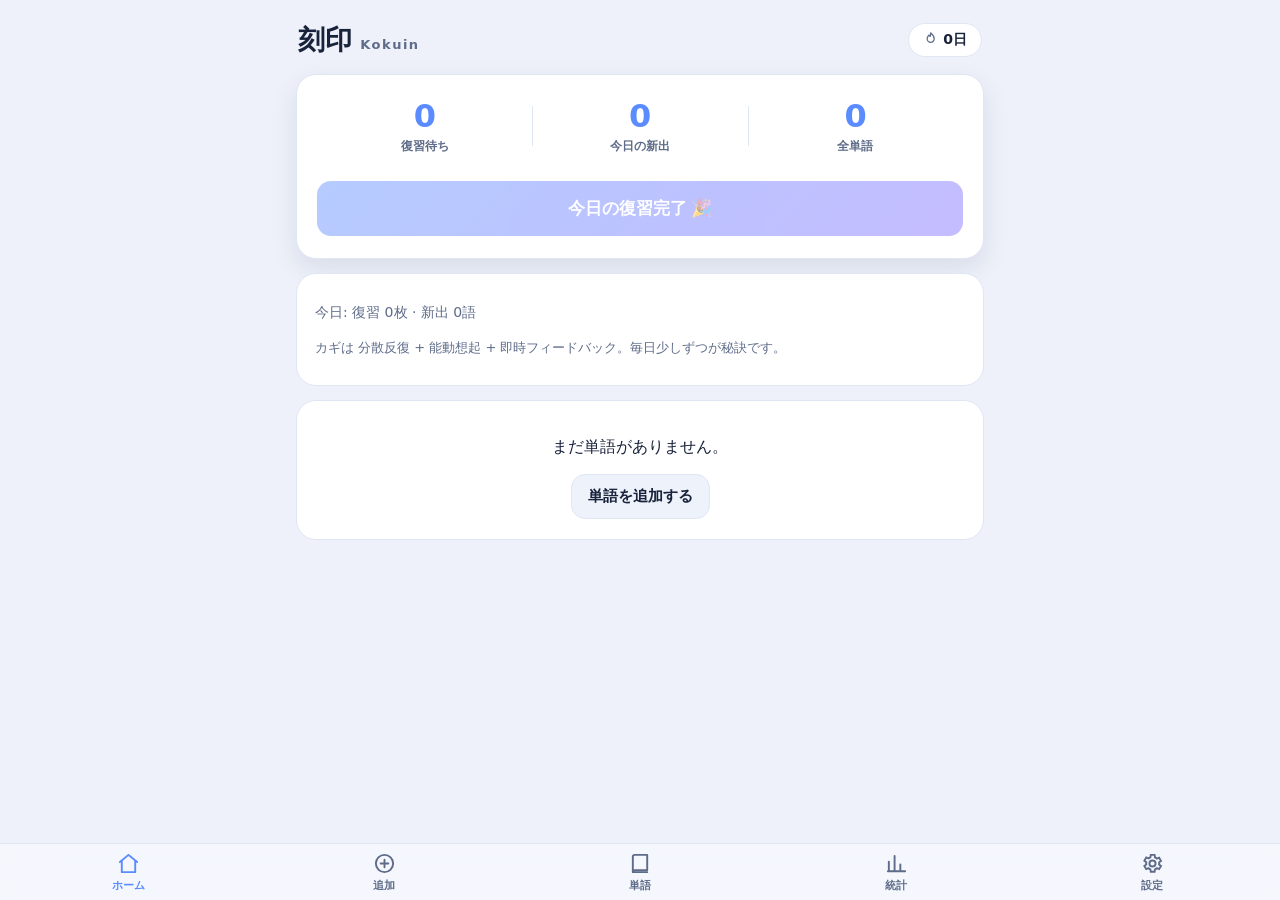
<file: index.html>
<!doctype html>
<html lang="ja">
<head>
  <meta charset="utf-8">
  <meta http-equiv="Content-Security-Policy" content="default-src 'self'; script-src 'self'; style-src 'self' 'unsafe-inline'; img-src 'self' data: https:; media-src 'self' https: blob:; connect-src 'self' https://api.mymemory.translated.net https://translate.googleapis.com; font-src 'self'; manifest-src 'self'; worker-src 'self'; base-uri 'none'; form-action 'none'; object-src 'none'">
  <meta name="referrer" content="strict-origin-when-cross-origin">
  <meta name="viewport" content="width=device-width, initial-scale=1, viewport-fit=cover, maximum-scale=1, user-scalable=no">
  <meta name="color-scheme" content="dark light">
  <meta name="theme-color" content="#0b1018">
  <title>刻印 · Kokuin</title>
  <link rel="manifest" href="./manifest.webmanifest">
  <link rel="icon" type="image/png" sizes="32x32" href="./icons/favicon-32.png">
  <link rel="icon" type="image/png" sizes="192x192" href="./icons/icon-192.png">
  <link rel="apple-touch-icon" href="./icons/icon-180.png">
  <meta name="apple-mobile-web-app-capable" content="yes">
  <meta name="apple-mobile-web-app-status-bar-style" content="black-translucent">
  <meta name="apple-mobile-web-app-title" content="刻印">
  <link rel="stylesheet" href="./styles.css">
</head>
<body>
  <main id="app"></main>
  <nav id="tabbar"></nav>
  <script type="module" src="./js/app.js"></script>
</body>
</html>
</file>
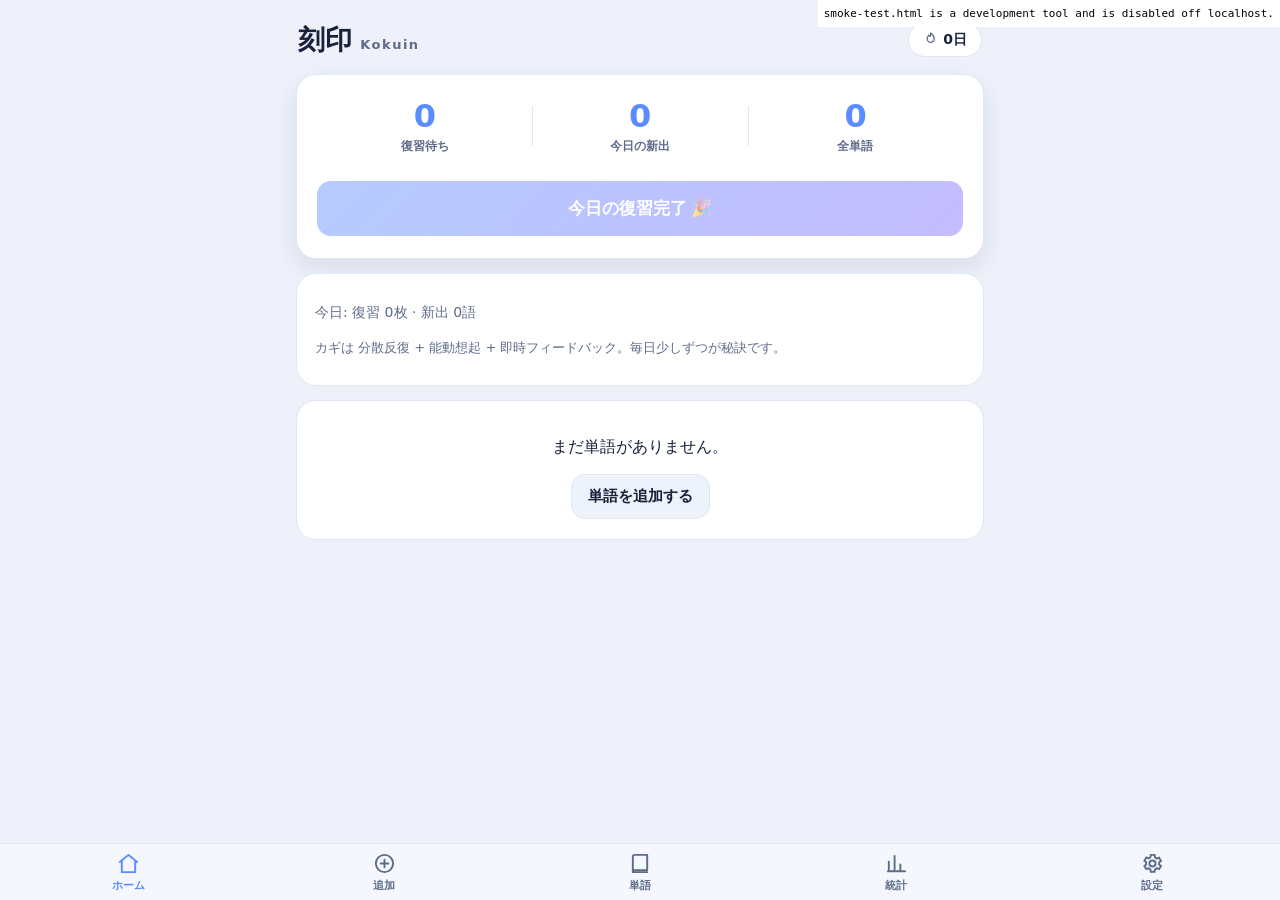
<file: smoke-test.html>
<!doctype html>
<!-- e2e smoke test, localhost only. Results go to #test-log. -->
<html lang="ja">
<head>
  <meta charset="utf-8">
  <meta name="viewport" content="width=device-width, initial-scale=1">
  <title>SMOKE-RUNNING</title>
  <link rel="stylesheet" href="./styles.css">
</head>
<body>
  <main id="app"></main>
  <nav id="tabbar"></nav>
  <div id="test-log" style="position:fixed;top:0;right:0;max-width:50%;background:#fff;color:#000;font:11px/1.4 monospace;z-index:999;padding:6px;white-space:pre-wrap"></div>
  <script type="module" src="./js/app.js"></script>
  <script type="module">
    const log = [];
    const logEl = document.getElementById('test-log');
    window.addEventListener('error', (e) => { log.push(`JSERROR ${e.message} @ ${e.filename}:${e.lineno}`); });
    window.addEventListener('unhandledrejection', (e) => { log.push(`REJECTION ${e.reason}`); });
    function report(name, ok, extra = '') {
      log.push(`${ok ? 'PASS' : 'FAIL'} ${name}${extra ? ' — ' + extra : ''}`);
      logEl.textContent = log.join('\n');
      document.title = log.some((l) => l.startsWith('FAIL')) ? 'SMOKE-FAIL' : 'SMOKE-OK';
    }
    const sleep = (ms) => new Promise((r) => setTimeout(r, ms));
    async function until(fn, ms = 10000) {
      const t0 = performance.now();
      while (performance.now() - t0 < ms) {
        try { const v = fn(); if (v) return v; } catch { /* retry */ }
        await sleep(50);
      }
      throw new Error('timeout: ' + fn.toString().slice(0, 80));
    }
    const $ = (s) => document.querySelector(s);
    const click = (s) => { const e = typeof s === 'string' ? $(s) : s; if (!e) throw new Error('no el ' + s); e.click(); };
    // check #app only (body would include this script's own text)
    const bodyHas = (t) => document.getElementById('app').textContent.includes(t);

    // writes to the real IndexedDB, so only run it on localhost
    const DEV_HOSTS = ['localhost', '127.0.0.1', '::1', '[::1]', ''];
    if (!DEV_HOSTS.includes(location.hostname)) {
      document.title = 'SMOKE-SKIP';
      logEl.textContent = 'smoke-test.html is a development tool and is disabled off localhost.';
    } else (async () => {
      try {
        // 1. home renders on a fresh DB
        await until(() => $('#start'));
        report('home renders', true);

        // 2. deck library: open list, open "topik1", add first 50
        click('#tabbar [data-nav="add"]');
        await until(() => $('.seg-btn[data-mode="lib"]'));
        click('.seg-btn[data-mode="lib"]');
        await until(() => $('.lib-list li'));
        report('lib index loads', document.querySelectorAll('.lib-list li').length >= 5,
          `decks=${document.querySelectorAll('.lib-list li').length}`);
        click('.lib-list li[data-id="topik1"]');
        await until(() => $('#lib-add-50'));
        click('#lib-add-50');
        await until(() => $('.lib-preview li.have'));
        report('lib add 50 + refresh marks', document.querySelectorAll('.lib-preview li.have').length === 50,
          `have=${document.querySelectorAll('.lib-preview li.have').length}`);

        // 3. home shows 50 total words
        click('#tabbar [data-nav="home"]');
        await until(() => $('.hero-stats'));
        const total = $('.hero-stats div:nth-child(3) b').textContent;
        report('bulk import persisted', total === '50', `total=${total}`);

        // 4. cram: all words, recall only, answer everything correct
        await until(() => $('#cram-open'));
        click('#cram-open');
        await until(() => $('#cram-start'));
        $('#cram-scope').value = 'all';
        $('#cram-dir').value = 'recall';
        click('#cram-start');
        for (let i = 0; i < 50; i++) {
          await until(() => $('#reveal'));
          click('#reveal');
          await until(() => $('.grade-row.cram .grade.good'));
          click($('.grade-row.cram .grade.good'));
        }
        await until(() => bodyHas('復習モード完了'));
        report('cram 50/50 all-correct', bodyHas('一発正解 50枚') && bodyHas('全部正解しました'));
        click('#done-home');

        // 5. cram wrong-requeue: mark one wrong, finish, expect missed list of 1
        await until(() => $('#cram-open'));
        click('#cram-open');
        await until(() => $('#cram-start'));
        $('#cram-scope').value = 'today';
        $('#cram-dir').value = 'recall';
        click('#cram-start');
        await until(() => $('#reveal')); click('#reveal');
        await until(() => $('.grade-row.cram .grade.again'));
        click($('.grade-row.cram .grade.again'));
        for (let i = 0; i < 60 && !bodyHas('復習モード完了'); i++) {
          await until(() => $('#reveal') || bodyHas('復習モード完了'));
          if (bodyHas('復習モード完了')) break;
          click('#reveal');
          await until(() => $('.grade-row.cram .grade.good'));
          click($('.grade-row.cram .grade.good'));
        }
        report('cram wrong-requeue finishes', bodyHas('復習モード完了') && bodyHas('間違えた単語 1個'));
        click('#done-home');

        // 6. FSRS untouched by cram: daily queue = 15 new words × 2 cards
        await until(() => $('#start'));
        const startTxt = $('#start').textContent.trim();
        report('daily queue intact after cram', /復習開始 \(30枚\)/.test(startTxt), startTxt);

        // 7. real review still works and persists one grade
        click('#start');
        await until(() => $('#reveal')); click('#reveal');
        await until(() => $('.grade-row .grade.good:not(:disabled)'));
        click($('.grade-row .grade.good'));
        await until(() => $('#rev-exit'));
        click('#rev-exit');
        await until(() => $('.hero-stats'));
        report('daily review grade persists', bodyHas('復習 1枚'));

        // 8. produce card (handwriting) renders pad + reveal shows answer & katakana reading
        await until(() => $('#cram-open'));
        click('#cram-open');
        await until(() => $('#cram-start'));
        $('#cram-scope').value = 'all';
        $('#cram-dir').value = 'produce';
        click('#cram-start');
        await until(() => $('#pad') || $('#check'));
        report('produce attempt renders handwriting pad', !!$('#pad') && bodyHas('韓国語で書く'),
          `pad=${!!$('#pad')}`);
        click('#check'); // empty pad → wrong → reveal
        await until(() => $('.answer.big-term'));
        const hasReading = !!$('.review .ipa') && /[ァ-ヶー]/.test($('.review .ipa').textContent);
        report('produce reveal shows answer + katakana', !!$('.answer.big-term') && hasReading,
          `reading=${$('.review .ipa') ? $('.review .ipa').textContent : 'none'}`);
        click('#rev-exit');
        await until(() => $('.hero-stats'));
        report('back to home after produce', !!$('#start'));

        // 9. practice setup lists all 3 drills
        await until(() => $('#practice-open')); click('#practice-open');
        await until(() => $('#p-drill'));
        report('practice setup', $('#p-drill').options.length === 3);

        // 10. shadow drill runs to completion (no grading)
        $('#p-drill').value = 'shadow'; $('#p-scope').value = 'all';
        click('#p-start');
        for (let i = 0; i < 120 && !bodyHas('練習完了'); i++) {
          await until(() => $('#p-next') || bodyHas('練習完了'));
          if (bodyHas('練習完了')) break;
          click('#p-next');
        }
        report('shadow drill finishes', bodyHas('練習完了') && bodyHas('繰り返しました'));
        click('#done-home');

        // 11. dictation drill: answer-unknown path → all wrong, missed list + 0 correct
        await until(() => $('#practice-open')); click('#practice-open');
        await until(() => $('#p-drill'));
        $('#p-drill').value = 'dictation'; $('#p-scope').value = 'all';
        click('#p-start');
        for (let i = 0; i < 200 && !bodyHas('練習完了'); i++) {
          await until(() => $('#p-dont') || bodyHas('練習完了'));
          if (bodyHas('練習完了')) break;
          click('#p-dont');
          await until(() => $('#p-next')); click('#p-next');
        }
        report('dictation drill finishes', bodyHas('練習完了') && bodyHas('正解 0個') && bodyHas('間違えた単語'));
        click('#done-home');

        // 12. speak drill: exiting while the mic is pending must not crash
        await until(() => $('#practice-open')); click('#practice-open');
        await until(() => $('#p-drill'));
        $('#p-drill').value = 'speak'; $('#p-scope').value = 'all';
        click('#p-start');
        await until(() => $('#p-mic') || $('#p-reveal'));
        if ($('#p-mic')) { click('#p-mic'); }              // start (or attempt) recognition
        await until(() => $('#rev-exit')); click('#rev-exit'); // exit while it may be pending
        await until(() => $('#start'));
        await sleep(300); // give any late/aborted mic promise time to settle
        report('speak mic+exit no crash', !log.some((l) => l.startsWith('JSERROR') || l.startsWith('REJECTION')));

        // re-enter and complete via reveal + self-grade
        await until(() => $('#practice-open')); click('#practice-open');
        await until(() => $('#p-drill'));
        $('#p-drill').value = 'speak'; $('#p-scope').value = 'all';
        click('#p-start');
        for (let i = 0; i < 200 && !bodyHas('練習完了'); i++) {
          await until(() => $('#p-reveal') || bodyHas('練習完了'));
          if (bodyHas('練習完了')) break;
          click('#p-reveal');
          await until(() => $('#p-yes')); click('#p-yes');
        }
        report('speak drill finishes', bodyHas('練習完了') && bodyHas('正解'), $('#p-mic') ? 'mic-available' : 'no-mic');
        click('#done-home');

        // 13. FSRS still intact after all practice (no DB writes)
        await until(() => $('#start'));
        report('practice left FSRS untouched', /復習開始 \(\d+枚\)/.test($('#start').textContent));
      } catch (e) {
        report('EXCEPTION', false, String(e && e.stack || e).slice(0, 300));
      }
      log.push('SMOKE-DONE');
      logEl.textContent = log.join('\n');
      try { await fetch('/smoke-report', { method: 'POST', body: log.join('\n') }); } catch { /* file:// runs */ }
    })();
  </script>
</body>
</html>
</file>
<file: styles.css>
/* ============ design tokens ============ */
:root {
  --bg: #0b1018; --bg2: #0e1523; --card: #151e30; --card2: #1d2942;
  --ink: #edf2fc; --muted: #8fa0bf; --line: #25334f;
  --brand: #5b8cff; --brand2: #7c6bff;
  --ok: #34c98e; --warn: #f0b341; --no: #f06b7c; --hard: #e89a4a; --easy: #45b6e0;
  --shadow: 0 10px 30px rgba(0, 0, 0, .35);
  --tabbar-bg: rgba(11, 16, 24, .88); --toast-bg: #e9eefb; --toast-ink: #131a2a;
  --chip-bg: #1d2942;
  --pad-bg: #f7f9ff; --pad-line: #dfe7fb;
  --r: 20px; --r-sm: 14px;
  --safe-b: env(safe-area-inset-bottom, 0px); --safe-t: env(safe-area-inset-top, 0px);
  color-scheme: dark;
}
@media (prefers-color-scheme: light) {
  :root {
    --bg: #eef1f9; --bg2: #f6f8fd; --card: #ffffff; --card2: #eef2fb;
    --ink: #18223a; --muted: #5e6c89; --line: #dfe6f4;
    --shadow: 0 10px 26px rgba(34, 51, 99, .10);
    --tabbar-bg: rgba(246, 248, 253, .9); --toast-bg: #232b40; --toast-ink: #ffffff;
    --chip-bg: #eef2fb;
    color-scheme: light;
  }
}
html[data-theme="dark"] {
  --tabbar-bg: rgba(11, 16, 24, .88); --toast-bg: #e9eefb; --toast-ink: #131a2a;
  --bg: #0b1018; --bg2: #0e1523; --card: #151e30; --card2: #1d2942;
  --ink: #edf2fc; --muted: #8fa0bf; --line: #25334f;
  --shadow: 0 10px 30px rgba(0, 0, 0, .35);
  --chip-bg: #1d2942;
  color-scheme: dark;
}
html[data-theme="light"] {
  --tabbar-bg: rgba(246, 248, 253, .9); --toast-bg: #232b40; --toast-ink: #ffffff;
  --bg: #eef1f9; --bg2: #f6f8fd; --card: #ffffff; --card2: #eef2fb;
  --ink: #18223a; --muted: #5e6c89; --line: #dfe6f4;
  --shadow: 0 10px 26px rgba(34, 51, 99, .10);
  --chip-bg: #eef2fb;
  color-scheme: light;
}

/* ============ base ============ */
* { box-sizing: border-box; -webkit-tap-highlight-color: transparent; }
html, body { margin: 0; height: 100%; }
body {
  /* Japanese UI, Korean content: fonts for both */
  font-family: -apple-system, BlinkMacSystemFont, "Hiragino Sans", "Hiragino Kaku Gothic ProN", "Apple SD Gothic Neo", "Noto Sans JP", "Noto Sans KR", system-ui, sans-serif;
  background: var(--bg); color: var(--ink);
  -webkit-font-smoothing: antialiased; overscroll-behavior-y: none;
  transition: background .25s, color .25s;
}
#app { max-width: 720px; margin: 0 auto; padding: calc(14px + var(--safe-t)) 16px calc(96px + var(--safe-b) + 44px); min-height: 100%; }

/* inline icons */
.ic {
  width: 1.1em; height: 1.1em; display: inline-block; vertical-align: -0.18em;
  fill: none; stroke: currentColor; stroke-width: 2; stroke-linecap: round; stroke-linejoin: round;
}
.leech-ic { color: var(--no); }

h1 { font-size: 27px; margin: 0; letter-spacing: -.4px; }
h2 { font-size: 21px; margin: 0; letter-spacing: -.3px; }
h3 { font-size: 14px; margin: 0 0 10px; color: var(--muted); font-weight: 700; text-transform: none; }
h1 .sub { font-size: 13px; color: var(--muted); font-weight: 600; letter-spacing: 1.5px; }
.muted { color: var(--muted); font-size: 14px; line-height: 1.55; }
.hint { color: var(--muted); font-size: 13px; line-height: 1.6; }
.warn { color: var(--warn); font-size: 13px; background: rgba(240, 179, 65, .12); padding: 10px 12px; border-radius: 12px; line-height: 1.5; }
.row { display: flex; gap: 10px; align-items: center; }
.row > input { flex: 1; }
.hidden { display: none !important; }
.link { background: none; border: 0; color: var(--brand); font-size: 15px; padding: 6px; font-weight: 600; }
.view-head { display: flex; align-items: center; gap: 8px; padding: 8px 2px 6px; }
.view-head .link { padding: 10px 12px; margin-left: -10px; } /* 44pt back target */
.streak .ic { color: var(--muted); }
.streak.on .ic { color: #ff9f43; }

/* ============ cards ============ */
.card {
  background: var(--card); border: 1px solid var(--line); border-radius: var(--r);
  padding: 20px; margin: 14px 0; box-shadow: var(--shadow);
}
.card.mini { padding: 14px 18px; box-shadow: none; }
.card.empty { text-align: center; box-shadow: none; }
.big-emoji { font-size: 56px; line-height: 1.1; }
.done { text-align: center; animation: cardIn .3s ease; }

/* ============ buttons ============ */
.btn {
  background: var(--card2); color: var(--ink); border: 1px solid var(--line);
  border-radius: var(--r-sm); padding: 12px 16px; font-size: 15px; font-weight: 700;
  transition: transform .12s ease, filter .15s ease, opacity .15s;
}
.btn:active { transform: scale(.97); }
.btn.primary {
  background: linear-gradient(135deg, var(--brand), var(--brand2));
  border: 0; color: #fff; box-shadow: 0 6px 18px rgba(91, 140, 255, .35);
}
.btn.ghost { background: transparent; }
.btn.big { width: 100%; padding: 16px; font-size: 17px; margin-top: 10px; }
.btn:disabled { opacity: .45; box-shadow: none; }
.icon-btn {
  background: var(--card2); border: 1px solid var(--line); border-radius: 12px;
  padding: 4px 10px; font-size: 18px; vertical-align: middle; transition: transform .12s;
}
.icon-btn:active { transform: scale(.92); }
.chip {
  background: var(--chip-bg); border: 1px solid var(--line); color: var(--muted);
  border-radius: 999px; padding: 8px 14px; font-size: 13px; font-weight: 700;
  transition: transform .12s, background .15s, color .15s;
}
.chip:active { transform: scale(.95); }
.chip.active { background: var(--brand); color: #fff; border-color: var(--brand); }

/* meaning candidate chips (자동조회) */
.cands { display: flex; flex-wrap: wrap; gap: 7px; margin-top: 8px; }
.cands:empty { margin: 0; }
.chip.cand { font-weight: 600; }
.cand-pos { color: var(--brand); font-weight: 800; font-size: 11px; margin-right: 5px; }
.chip.cand.active .cand-pos { color: #fff; }

/* ============ home ============ */
.home-head { display: flex; justify-content: space-between; align-items: center; padding: 8px 2px 2px; }
.streak {
  background: var(--card); border: 1px solid var(--line); border-radius: 999px;
  padding: 7px 14px; font-weight: 800; font-size: 14px;
}
.card.hero { padding: 22px 20px; }
.hero-stats { display: flex; text-align: center; margin-bottom: 16px; }
.hero-stats > div { flex: 1; position: relative; }
.hero-stats > div + div::before {
  content: ''; position: absolute; left: 0; top: 15%; bottom: 15%; width: 1px; background: var(--line);
}
.hero-stats b { font-size: 32px; display: block; color: var(--brand); font-variant-numeric: tabular-nums; letter-spacing: -.5px; }
.hero-stats span { font-size: 12px; color: var(--muted); font-weight: 600; }
.deck-pick {
  width: 100%; margin-top: 10px; background: var(--card2); color: var(--ink);
  border: 1px solid var(--line); border-radius: var(--r-sm); padding: 12px;
}

/* ============ forms ============ */
label { display: block; font-size: 13px; color: var(--muted); margin: 13px 0 0; font-weight: 700; }
input, textarea, select {
  width: 100%; margin-top: 6px; background: var(--bg2); color: var(--ink);
  border: 1px solid var(--line); border-radius: var(--r-sm); padding: 12px 13px;
  font-size: 16px; font-family: inherit; transition: border-color .15s, box-shadow .15s;
}
input:focus, textarea:focus, select:focus {
  outline: none; border-color: var(--brand); box-shadow: 0 0 0 3px rgba(91, 140, 255, .18);
}
.bulk { min-height: 150px; resize: vertical; }
.seg {
  display: flex; background: var(--card); border: 1px solid var(--line);
  border-radius: var(--r-sm); padding: 4px; margin: 12px 0; gap: 2px;
}
.seg-btn {
  flex: 1; background: none; border: 0; color: var(--muted); padding: 10px;
  border-radius: 11px; font-weight: 700; font-size: 14px; transition: background .15s, color .15s;
}
.seg-btn.active { background: var(--brand); color: #fff; }

/* ============ review ============ */
.rev-top { display: flex; align-items: center; gap: 8px; padding: 6px 0 10px; }
.rev-exit { padding: 10px 14px; margin-left: -10px; font-size: 17px; } /* 44pt hit area */
.rev-prog { flex: 1; height: 7px; background: var(--card); border-radius: 6px; overflow: hidden; }
.rev-prog div { height: 100%; background: linear-gradient(90deg, var(--brand), var(--brand2)); border-radius: 6px; transition: width .3s ease; }
.rev-count { font-size: 13px; color: var(--muted); min-width: 44px; text-align: right; font-variant-numeric: tabular-nums; font-weight: 700; }
.card.review { min-height: 62vh; display: flex; flex-direction: column; animation: cardIn .26s ease; }
@keyframes cardIn { from { opacity: 0; transform: translateY(10px); } to { opacity: 1; transform: none; } }
@media (prefers-reduced-motion: reduce) {
  .card.review, .done { animation: none; }
  .btn, .chip, .icon-btn { transition: none; }
}
.badges { display: flex; gap: 6px; margin-bottom: 8px; flex-wrap: wrap; }
.badge { font-size: 11px; padding: 4px 10px; border-radius: 999px; background: var(--card2); color: var(--muted); font-weight: 800; letter-spacing: .2px; }
.badge.new { background: rgba(91, 140, 255, .16); color: var(--brand); }
.badge.leech { background: rgba(240, 107, 124, .15); color: var(--no); }
.badge.dir { background: rgba(52, 201, 142, .14); color: var(--ok); }
.badge.cram { background: rgba(240, 179, 65, .15); color: var(--warn); }
.badge.practice { background: rgba(124, 107, 255, .16); color: var(--brand2); }
.pad-tools.center { justify-content: center; flex-wrap: wrap; }
.pad-tools.center .btn { margin: 0; }
.prompt-term { font-size: clamp(34px, 9vw, 46px); font-weight: 800; text-align: center; margin: 30px 0 8px; letter-spacing: -.5px; }
.prompt-term.sm, .big-term { font-size: 30px; font-weight: 800; text-align: center; margin: 8px 0; letter-spacing: -.3px; }
.prompt-meaning { font-size: 27px; font-weight: 800; text-align: center; margin: 30px 0 12px; line-height: 1.4; letter-spacing: -.3px; }
.prompt-meaning.sm { font-size: 19px; color: var(--muted); margin: 6px 0; font-weight: 700; }
.ipa { text-align: center; color: var(--muted); font-size: 16px; margin-bottom: 6px; }
.answer { font-size: 25px; font-weight: 800; text-align: center; margin: 10px 0; color: var(--ok); line-height: 1.4; }
.answer.big-term { color: var(--ink); }
.example {
  background: var(--bg2); border: 1px solid var(--line); border-radius: var(--r-sm);
  padding: 13px 15px; font-size: 15px; line-height: 1.6; margin: 12px 0;
}
.your-ans { text-align: center; font-size: 16px; margin: 6px 0; }
.verdict { display: block; text-align: center; font-weight: 800; margin: 8px 0; }
.verdict.ok { color: var(--ok); } .verdict.no { color: var(--no); }
.verdict.almost { color: var(--warn); } .verdict.neutral { color: var(--muted); }
/* keep the main buttons at the bottom of the card */
.row + .row, .grade-wrap, .push-bottom, .act-row { margin-top: auto; }
.act-row .btn.primary { flex: 1; }
.queue-mix { text-align: center; margin: 10px 0 0; }
.ex-input { resize: none; line-height: 1.5; }
.check-inline { display: flex; align-items: center; gap: 8px; margin: 0; font-size: 13px; white-space: nowrap; }
.check-inline input { width: auto; margin: 0; accent-color: var(--brand); }

/* ============ handwriting ============ */
.pad {
  width: 100%; height: 230px; background: var(--pad-bg); border-radius: var(--r-sm);
  border: 1px solid var(--line); touch-action: none;
  background-image: linear-gradient(var(--pad-line) 1px, transparent 1px);
  background-size: 100% 57px; background-position: 0 38px;
}
.pad.sm { height: 150px; }
.pad-tools { display: flex; gap: 8px; margin-top: 8px; align-items: center; }
.pad-tools .btn { margin-left: auto; }
.consolidate { border-top: 1px dashed var(--line); margin-top: 14px; padding-top: 12px; }
.ans-input { font-size: 22px; text-align: center; letter-spacing: 1px; }

/* ============ grade buttons ============ */
.grade-row { display: grid; grid-template-columns: repeat(4, 1fr); gap: 8px; margin-top: 14px; }
.grade-row.cram { grid-template-columns: 1fr 1fr; }
.grade {
  border: 0; border-radius: var(--r-sm); padding: 14px 4px; min-height: 58px;
  display: flex; flex-direction: column; gap: 3px; align-items: center; justify-content: center;
  color: #fff; font-weight: 800; font-size: 15px; transition: transform .12s, filter .15s;
}
.grade:active { transform: scale(.96); }
.grade .g-i { font-size: 11px; opacity: .9; font-weight: 700; font-variant-numeric: tabular-nums; }
/* darker than the accent colors so white text has enough contrast */
.grade.again { background: #d83a52; } .grade.hard { background: #c0761f; }
.grade.good { background: #1d9e69; } .grade.easy { background: #1f87b5; }
.grade:disabled { opacity: .28; }

/* ============ lists ============ */
.search { margin: 10px 0; }
.filters { display: flex; gap: 8px; margin-bottom: 10px; flex-wrap: wrap; }
.word-list { list-style: none; padding: 0; margin: 0; }
.word-list li { display: flex; justify-content: space-between; align-items: center; padding: 13px 4px; border-bottom: 1px solid var(--line); gap: 10px; }
.word-list li:last-child { border-bottom: 0; }
.b-main { display: flex; align-items: center; gap: 8px; min-width: 0; }
.b-main b { font-size: 16px; }
.b-mean { color: var(--muted); font-size: 14px; overflow: hidden; text-overflow: ellipsis; white-space: nowrap; }
.b-actions { display: flex; gap: 4px; flex-shrink: 0; }
.dot { width: 9px; height: 9px; border-radius: 50%; flex-shrink: 0; }
.dot.new { background: var(--brand); } .dot.learn { background: var(--hard); } .dot.rev { background: var(--ok); }

/* 단어장 라이브러리 */
.lib-list { list-style: none; padding: 0; margin: 10px 0 0; }
.lib-list li {
  display: flex; justify-content: space-between; align-items: center; gap: 10px;
  padding: 15px 6px; border-bottom: 1px solid var(--line); cursor: pointer;
  border-radius: 10px; transition: background .15s;
}
.lib-list li:active { background: var(--card2); }
.lib-list li:last-child { border-bottom: 0; }
.lib-main { display: flex; flex-direction: column; gap: 3px; min-width: 0; }
.lib-main b { font-size: 16px; }
.lib-desc { color: var(--muted); font-size: 13px; }
.lib-go { color: var(--muted); font-size: 22px; }
.lib-head { display: flex; flex-direction: column; gap: 4px; margin: 10px 0 4px; }
.lib-head b { font-size: 18px; }
.lib-preview { max-height: 45vh; overflow-y: auto; margin-top: 12px; }
.lib-preview li.have { opacity: .45; }
.have-tag {
  background: var(--card2); color: var(--muted); font-size: 11px; font-weight: 700;
  padding: 4px 9px; border-radius: 999px; flex-shrink: 0;
}
.b-actions .del { color: var(--no); }

/* 검토 완료 missed list */
.missed { text-align: left; margin-top: 14px; }
.missed .word-list { max-height: 260px; overflow-y: auto; margin: 8px 0; }

/* ============ stats ============ */
.stat-grid { display: grid; grid-template-columns: 1fr 1fr; gap: 16px; }
.stat-grid > div { text-align: center; }
.stat-grid b { font-size: 29px; color: var(--brand); display: block; font-variant-numeric: tabular-nums; letter-spacing: -.5px; }
.stat-grid span { font-size: 12px; color: var(--muted); font-weight: 600; }
.bars .bar { display: grid; grid-template-columns: 64px 1fr 36px; align-items: center; gap: 8px; margin: 9px 0; font-size: 13px; }
.bars .bar div { background: var(--bg2); border-radius: 7px; height: 13px; overflow: hidden; }
.bars .bar i { display: block; height: 100%; background: linear-gradient(90deg, var(--brand), var(--brand2)); border-radius: 7px; }
.bars .bar em { text-align: right; font-style: normal; color: var(--muted); font-variant-numeric: tabular-nums; }
.forecast { display: flex; align-items: flex-end; justify-content: space-between; gap: 6px; height: 110px; }
.fc-col { display: flex; flex-direction: column; align-items: center; gap: 4px; flex: 1; justify-content: flex-end; }
.fc-bar { width: 70%; background: linear-gradient(180deg, var(--brand2), var(--brand)); border-radius: 7px 7px 3px 3px; min-height: 4px; }
.fc-col span { font-size: 11px; color: var(--muted); }
.fc-col em { font-style: normal; font-size: 12px; font-variant-numeric: tabular-nums; }
.set { display: block; margin: 18px 0 4px; }
.set input[type=range] { margin-top: 8px; }
input[type=range] { -webkit-appearance: none; height: 6px; background: var(--card2); border-radius: 6px; padding: 0; border: 0; }
input[type=range]::-webkit-slider-thumb {
  -webkit-appearance: none; width: 26px; height: 26px; border-radius: 50%;
  background: var(--brand); box-shadow: 0 2px 8px rgba(91, 140, 255, .4);
}

/* ============ tab bar ============ */
#tabbar {
  position: fixed; bottom: 0; left: 0; right: 0; display: flex; z-index: 30;
  background: var(--tabbar-bg);
  backdrop-filter: blur(20px) saturate(1.8); -webkit-backdrop-filter: blur(20px) saturate(1.8);
  border-top: 1px solid var(--line);
  padding-bottom: var(--safe-b);
}
#tabbar button {
  flex: 1; background: none; border: 0; color: var(--muted); font-size: 11px; font-weight: 700;
  padding: 8px 0 7px; display: flex; flex-direction: column; align-items: center; gap: 3px;
  transition: color .15s, transform .12s;
}
#tabbar button:active { transform: scale(.94); }
#tabbar button svg { width: 23px; height: 23px; display: block; }
#tabbar button.active { color: var(--brand); }

/* ============ toast ============ */
#toast {
  position: fixed; bottom: calc(84px + var(--safe-b)); left: 50%;
  transform: translateX(-50%) translateY(20px);
  background: var(--toast-bg); color: var(--toast-ink);
  padding: 11px 18px; border-radius: 999px; font-size: 14px; font-weight: 600;
  opacity: 0; transition: .25s; z-index: 50; pointer-events: none; max-width: 90%;
  backdrop-filter: blur(8px); -webkit-backdrop-filter: blur(8px);
}
#toast.show { opacity: 1; transform: translateX(-50%) translateY(0); }
</file>
